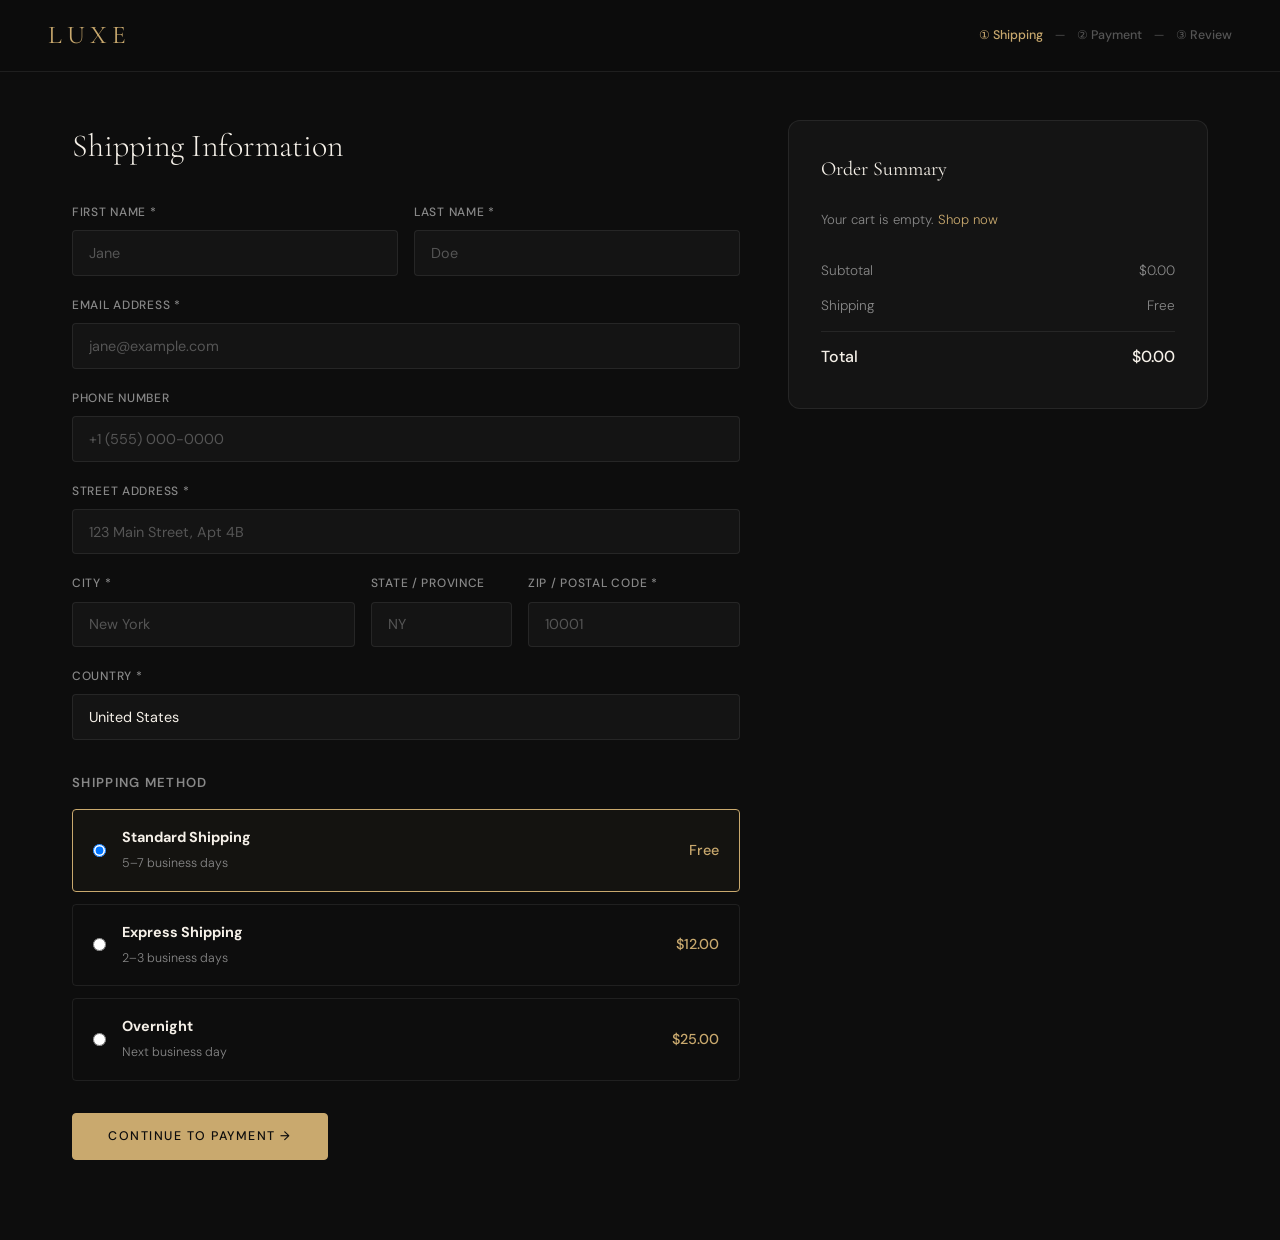
<file: ecommerce/checkout.html>
<!DOCTYPE html>
<html lang="en">
<head>
  <meta charset="UTF-8"/>
  <meta name="viewport" content="width=device-width, initial-scale=1.0"/>
  <title>Checkout — LUXE</title>
  <link rel="preconnect" href="https://fonts.googleapis.com">
  <link href="https://fonts.googleapis.com/css2?family=Cormorant+Garamond:ital,wght@0,300;0,400;0,600;1,300;1,400&family=DM+Sans:wght@300;400;500&display=swap" rel="stylesheet">
  <link rel="stylesheet" href="static/css/main.css">
</head>
<body>

<nav class="navbar checkout-nav">
  <div class="nav-left">
    <a href="index.html" class="nav-logo">LUXE</a>
  </div>
  <div class="checkout-steps" id="checkoutSteps">
    <span class="step active" data-step="1">① Shipping</span>
    <span class="step-divider">—</span>
    <span class="step" data-step="2">② Payment</span>
    <span class="step-divider">—</span>
    <span class="step" data-step="3">③ Review</span>
  </div>
</nav>

<div class="checkout-page">
  <div class="checkout-main">

    <!-- STEP 1: SHIPPING -->
    <div class="checkout-step" id="step1">
      <h2 class="step-title">Shipping Information</h2>
      <form id="shippingForm" novalidate>
        <div class="form-row-2">
          <div class="form-field">
            <label>First Name *</label>
            <input type="text" id="shipFirst" placeholder="Jane" required/>
          </div>
          <div class="form-field">
            <label>Last Name *</label>
            <input type="text" id="shipLast" placeholder="Doe" required/>
          </div>
        </div>
        <div class="form-field">
          <label>Email Address *</label>
          <input type="email" id="shipEmail" placeholder="jane@example.com" required/>
        </div>
        <div class="form-field">
          <label>Phone Number</label>
          <input type="tel" id="shipPhone" placeholder="+1 (555) 000-0000"/>
        </div>
        <div class="form-field">
          <label>Street Address *</label>
          <input type="text" id="shipAddr" placeholder="123 Main Street, Apt 4B" required/>
        </div>
        <div class="form-row-3">
          <div class="form-field">
            <label>City *</label>
            <input type="text" id="shipCity" placeholder="New York" required/>
          </div>
          <div class="form-field">
            <label>State / Province</label>
            <input type="text" id="shipState" placeholder="NY"/>
          </div>
          <div class="form-field">
            <label>ZIP / Postal Code *</label>
            <input type="text" id="shipZip" placeholder="10001" required/>
          </div>
        </div>
        <div class="form-field">
          <label>Country *</label>
          <select id="shipCountry">
            <option value="US">United States</option>
            <option value="CA">Canada</option>
            <option value="GB">United Kingdom</option>
            <option value="AU">Australia</option>
            <option value="IN">India</option>
            <option value="DE">Germany</option>
            <option value="FR">France</option>
          </select>
        </div>

        <h3 class="subsection-title">Shipping Method</h3>
        <div class="shipping-options">
          <label class="shipping-option selected">
            <input type="radio" name="shipping" value="standard" checked/>
            <div class="option-info">
              <strong>Standard Shipping</strong>
              <span>5–7 business days</span>
            </div>
            <span class="option-price">Free</span>
          </label>
          <label class="shipping-option">
            <input type="radio" name="shipping" value="express"/>
            <div class="option-info">
              <strong>Express Shipping</strong>
              <span>2–3 business days</span>
            </div>
            <span class="option-price">$12.00</span>
          </label>
          <label class="shipping-option">
            <input type="radio" name="shipping" value="overnight"/>
            <div class="option-info">
              <strong>Overnight</strong>
              <span>Next business day</span>
            </div>
            <span class="option-price">$25.00</span>
          </label>
        </div>

        <button type="button" class="btn-primary" id="toStep2">Continue to Payment →</button>
      </form>
    </div>

    <!-- STEP 2: PAYMENT -->
    <div class="checkout-step hidden" id="step2">
      <h2 class="step-title">Payment Details</h2>
      <form id="paymentForm" novalidate>
        <div class="form-field">
          <label>Name on Card *</label>
          <input type="text" id="cardName" placeholder="Jane Doe" required/>
        </div>
        <div class="form-field">
          <label>Card Number *</label>
          <div class="card-input-wrap">
            <input type="text" id="cardNumber" placeholder="4242 4242 4242 4242" maxlength="19" required/>
            <div class="card-icons">
              <span class="card-icon" id="cardVisa">VISA</span>
              <span class="card-icon" id="cardMC">MC</span>
            </div>
          </div>
        </div>
        <div class="form-row-2">
          <div class="form-field">
            <label>Expiry Date *</label>
            <input type="text" id="cardExpiry" placeholder="MM / YY" maxlength="7" required/>
          </div>
          <div class="form-field">
            <label>CVV *</label>
            <input type="text" id="cardCVV" placeholder="123" maxlength="4" required/>
          </div>
        </div>

        <div class="secure-badge">
          <svg width="14" height="14" viewBox="0 0 24 24" fill="none" stroke="currentColor" stroke-width="2"><rect x="3" y="11" width="18" height="11" rx="2" ry="2"/><path d="M7 11V7a5 5 0 0 1 10 0v4"/></svg>
          Your payment is protected by 256-bit SSL encryption
        </div>

        <div class="form-field">
          <label>Promo Code</label>
          <div class="promo-wrap">
            <input type="text" id="promoCode" placeholder="Enter code (try LUXE10)"/>
            <button type="button" class="btn-ghost small" id="applyPromo">Apply</button>
          </div>
          <span class="promo-msg" id="promoMsg"></span>
        </div>

        <div class="btn-row">
          <button type="button" class="btn-ghost" id="backToStep1">← Back</button>
          <button type="button" class="btn-primary" id="toStep3">Review Order →</button>
        </div>
      </form>
    </div>

    <!-- STEP 3: REVIEW -->
    <div class="checkout-step hidden" id="step3">
      <h2 class="step-title">Review Your Order</h2>
      <div id="reviewContent"></div>
      <div class="btn-row">
        <button type="button" class="btn-ghost" id="backToStep2">← Back</button>
        <button type="button" class="btn-primary" id="placeOrder">Place Order</button>
      </div>
    </div>

    <!-- SUCCESS -->
    <div class="checkout-step hidden" id="stepSuccess">
      <div class="success-screen">
        <div class="success-icon">✓</div>
        <h2>Order Confirmed!</h2>
        <p>Thank you for your purchase. Your order <strong id="orderNumber"></strong> has been placed successfully.</p>
        <p>A confirmation email will be sent to <strong id="orderEmail"></strong>.</p>
        <div class="success-actions">
          <a href="index.html" class="btn-primary">Continue Shopping</a>
        </div>
      </div>
    </div>

  </div>

  <!-- ORDER SUMMARY SIDEBAR -->
  <aside class="checkout-sidebar">
    <h3>Order Summary</h3>
    <div class="checkout-cart-items" id="checkoutCartItems"></div>
    <div class="checkout-totals" id="checkoutTotals">
      <div class="summary-row"><span>Subtotal</span><span id="summarySubtotal">$0.00</span></div>
      <div class="summary-row"><span>Shipping</span><span id="summaryShipping">Free</span></div>
      <div class="summary-row discount hidden" id="discountRow"><span>Discount</span><span id="summaryDiscount"></span></div>
      <div class="summary-row total"><span>Total</span><span id="summaryTotal">$0.00</span></div>
    </div>
  </aside>
</div>

<script src="static/js/data.js"></script>
<script src="static/js/cart.js"></script>
<script src="static/js/checkout.js"></script>
</body>
</html>
</file>
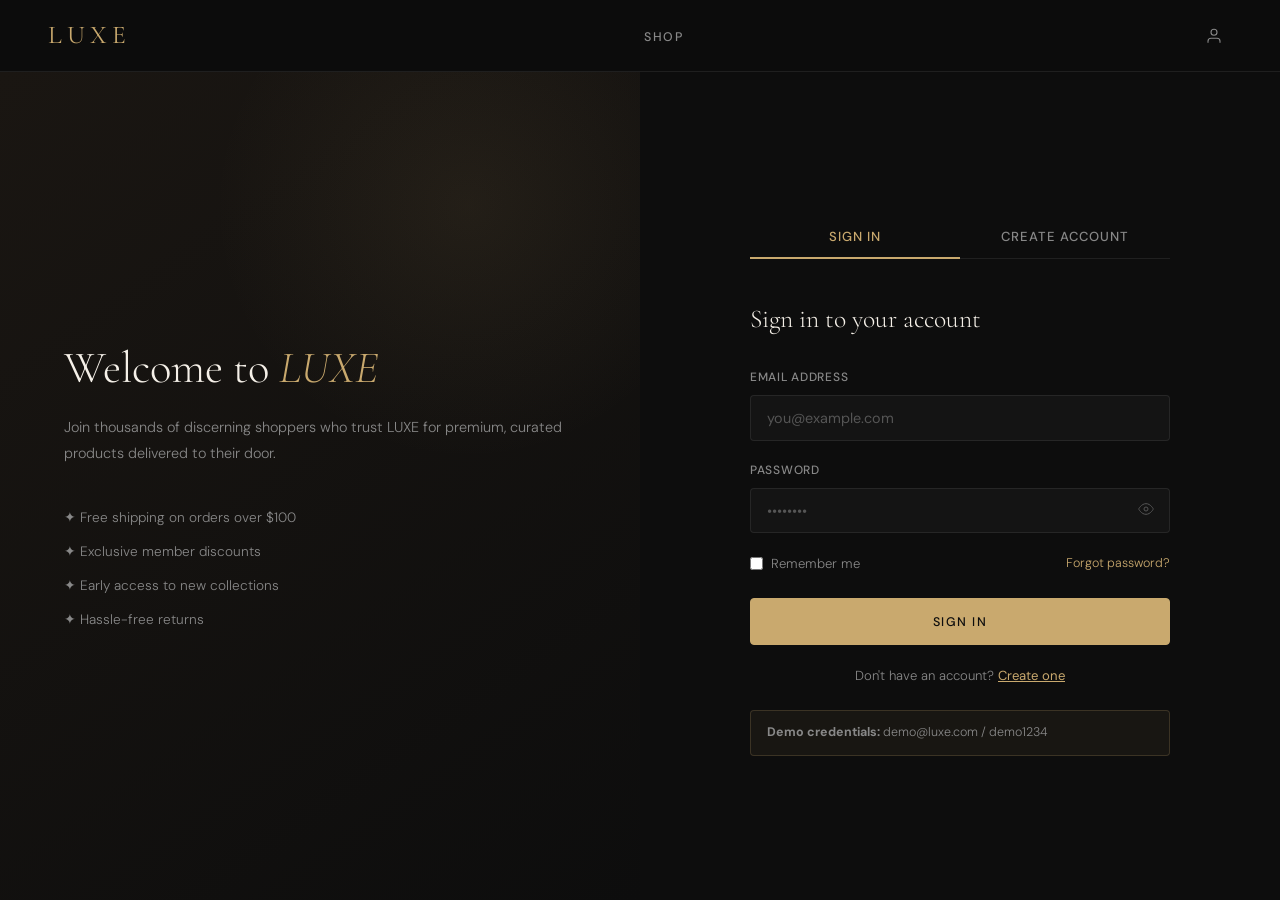
<file: ecommerce/login.html>
<!DOCTYPE html>
<html lang="en">
<head>
  <meta charset="UTF-8"/>
  <meta name="viewport" content="width=device-width, initial-scale=1.0"/>
  <title>Account — LUXE</title>
  <link rel="preconnect" href="https://fonts.googleapis.com">
  <link href="https://fonts.googleapis.com/css2?family=Cormorant+Garamond:ital,wght@0,300;0,400;0,600;1,300;1,400&family=DM+Sans:wght@300;400;500&display=swap" rel="stylesheet">
  <link rel="stylesheet" href="static/css/main.css">
</head>
<body>

<nav class="navbar">
  <div class="nav-left">
    <a href="index.html" class="nav-logo">LUXE</a>
  </div>
  <ul class="nav-links">
    <li><a href="index.html">Shop</a></li>
  </ul>
  <div class="nav-right">
    <a href="login.html" class="icon-btn">
      <svg width="18" height="18" viewBox="0 0 24 24" fill="none" stroke="currentColor" stroke-width="1.5"><path d="M20 21v-2a4 4 0 0 0-4-4H8a4 4 0 0 0-4 4v2"/><circle cx="12" cy="7" r="4"/></svg>
    </a>
  </div>
</nav>

<div class="auth-page">
  <div class="auth-visual">
    <div class="auth-visual-inner">
      <h2>Welcome to <em>LUXE</em></h2>
      <p>Join thousands of discerning shoppers who trust LUXE for premium, curated products delivered to their door.</p>
      <ul class="auth-perks">
        <li>✦ Free shipping on orders over $100</li>
        <li>✦ Exclusive member discounts</li>
        <li>✦ Early access to new collections</li>
        <li>✦ Hassle-free returns</li>
      </ul>
    </div>
  </div>

  <div class="auth-form-panel">
    <div class="auth-tabs">
      <button class="auth-tab active" id="loginTab">Sign In</button>
      <button class="auth-tab" id="registerTab">Create Account</button>
    </div>

    <!-- LOGIN FORM -->
    <form class="auth-form" id="loginForm" novalidate>
      <h3>Sign in to your account</h3>

      <div class="field-group" id="loginMsg" style="display:none"></div>

      <div class="form-field">
        <label for="loginEmail">Email address</label>
        <input type="email" id="loginEmail" placeholder="you@example.com" required/>
        <span class="field-error" id="loginEmailErr"></span>
      </div>
      <div class="form-field">
        <label for="loginPassword">Password</label>
        <div class="input-wrap">
          <input type="password" id="loginPassword" placeholder="••••••••" required/>
          <button type="button" class="eye-btn" id="toggleLoginPwd">
            <svg width="16" height="16" viewBox="0 0 24 24" fill="none" stroke="currentColor" stroke-width="1.5"><path d="M1 12s4-8 11-8 11 8 11 8-4 8-11 8-11-8-11-8z"/><circle cx="12" cy="12" r="3"/></svg>
          </button>
        </div>
        <span class="field-error" id="loginPwdErr"></span>
      </div>
      <div class="form-row">
        <label class="checkbox-label">
          <input type="checkbox" id="rememberMe"/> Remember me
        </label>
        <a href="#" class="forgot-link">Forgot password?</a>
      </div>
      <button type="submit" class="btn-primary full" id="loginSubmit">Sign In</button>
      <p class="auth-alt">Don't have an account? <button type="button" class="link-btn" id="goRegister">Create one</button></p>

      <div class="auth-demo-hint">
        <strong>Demo credentials:</strong> demo@luxe.com / demo1234
      </div>
    </form>

    <!-- REGISTER FORM -->
    <form class="auth-form hidden" id="registerForm" novalidate>
      <h3>Create your account</h3>

      <div class="field-group" id="registerMsg" style="display:none"></div>

      <div class="form-row-2">
        <div class="form-field">
          <label for="regFirst">First name</label>
          <input type="text" id="regFirst" placeholder="Jane" required/>
          <span class="field-error" id="regFirstErr"></span>
        </div>
        <div class="form-field">
          <label for="regLast">Last name</label>
          <input type="text" id="regLast" placeholder="Doe" required/>
        </div>
      </div>
      <div class="form-field">
        <label for="regEmail">Email address</label>
        <input type="email" id="regEmail" placeholder="you@example.com" required/>
        <span class="field-error" id="regEmailErr"></span>
      </div>
      <div class="form-field">
        <label for="regPassword">Password</label>
        <div class="input-wrap">
          <input type="password" id="regPassword" placeholder="Min. 8 characters" required/>
          <button type="button" class="eye-btn" id="toggleRegPwd">
            <svg width="16" height="16" viewBox="0 0 24 24" fill="none" stroke="currentColor" stroke-width="1.5"><path d="M1 12s4-8 11-8 11 8 11 8-4 8-11 8-11-8-11-8z"/><circle cx="12" cy="12" r="3"/></svg>
          </button>
        </div>
        <div class="pw-strength" id="pwStrength">
          <div class="pw-bar" id="pwBar"></div>
        </div>
        <span class="field-error" id="regPwdErr"></span>
      </div>
      <div class="form-field">
        <label for="regConfirm">Confirm password</label>
        <input type="password" id="regConfirm" placeholder="••••••••" required/>
        <span class="field-error" id="regConfirmErr"></span>
      </div>
      <label class="checkbox-label">
        <input type="checkbox" id="agreeTerms" required/>
        I agree to the <a href="#">Terms of Service</a> and <a href="#">Privacy Policy</a>
      </label>
      <button type="submit" class="btn-primary full" id="registerSubmit">Create Account</button>
      <p class="auth-alt">Already have an account? <button type="button" class="link-btn" id="goLogin">Sign in</button></p>
    </form>
  </div>
</div>

<script src="static/js/auth.js"></script>
</body>
</html>
</file>
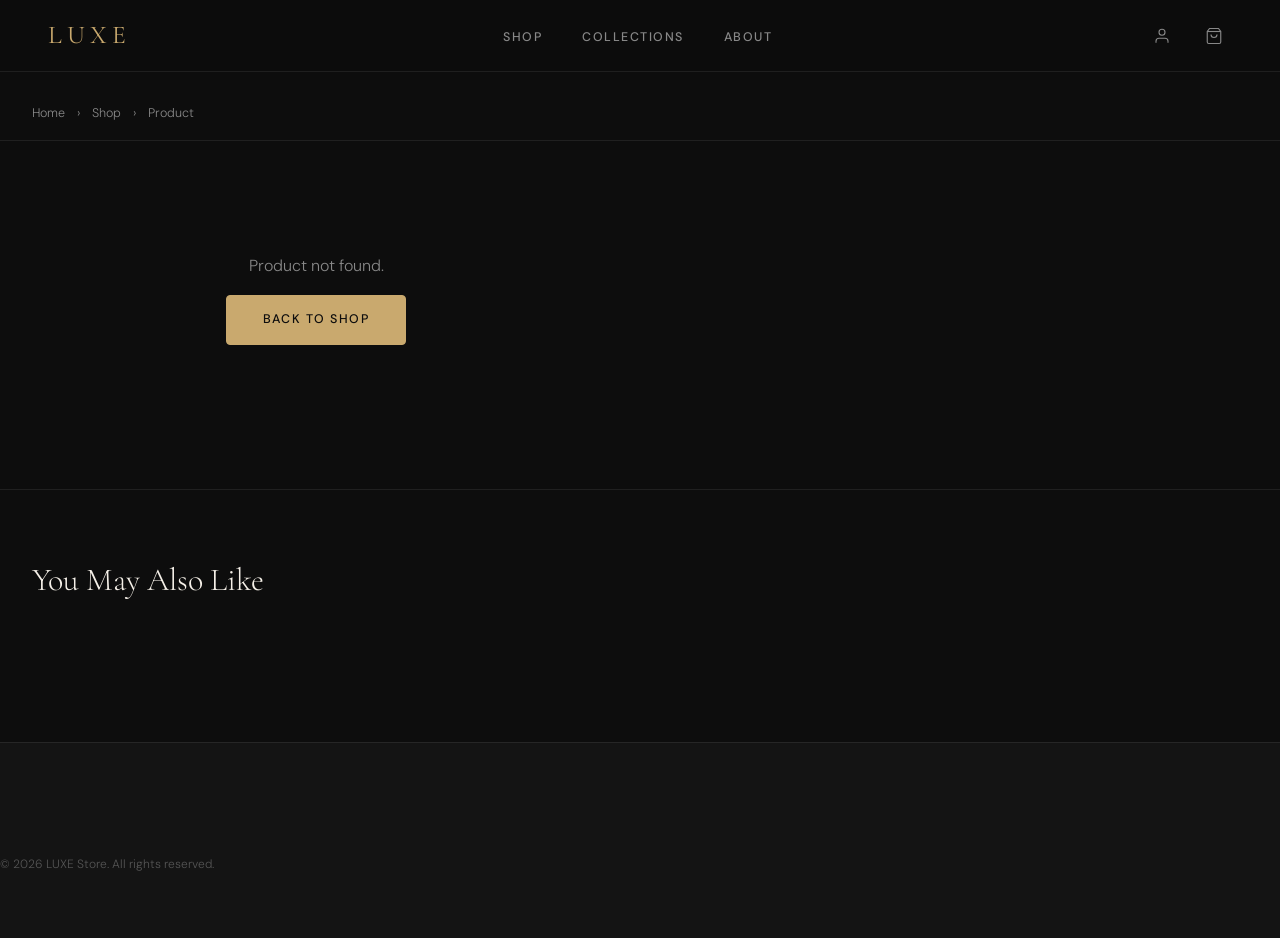
<file: ecommerce/product.html>
<!DOCTYPE html>
<html lang="en">
<head>
  <meta charset="UTF-8"/>
  <meta name="viewport" content="width=device-width, initial-scale=1.0"/>
  <title>Product — LUXE</title>
  <link rel="preconnect" href="https://fonts.googleapis.com">
  <link href="https://fonts.googleapis.com/css2?family=Cormorant+Garamond:ital,wght@0,300;0,400;0,600;1,300;1,400&family=DM+Sans:wght@300;400;500&display=swap" rel="stylesheet">
  <link rel="stylesheet" href="static/css/main.css">
</head>
<body>

<nav class="navbar" id="navbar">
  <div class="nav-left">
    <a href="index.html" class="nav-logo">LUXE</a>
  </div>
  <ul class="nav-links">
    <li><a href="index.html">Shop</a></li>
    <li><a href="index.html#collections">Collections</a></li>
    <li><a href="index.html#about">About</a></li>
  </ul>
  <div class="nav-right">
    <a href="login.html" class="icon-btn" title="Account">
      <svg width="18" height="18" viewBox="0 0 24 24" fill="none" stroke="currentColor" stroke-width="1.5"><path d="M20 21v-2a4 4 0 0 0-4-4H8a4 4 0 0 0-4 4v2"/><circle cx="12" cy="7" r="4"/></svg>
    </a>
    <button class="icon-btn cart-icon" id="cartBtn" title="Cart">
      <svg width="18" height="18" viewBox="0 0 24 24" fill="none" stroke="currentColor" stroke-width="1.5"><path d="M6 2 3 6v14a2 2 0 0 0 2 2h14a2 2 0 0 0 2-2V6l-3-4z"/><line x1="3" y1="6" x2="21" y2="6"/><path d="M16 10a4 4 0 0 1-8 0"/></svg>
      <span class="cart-badge" id="cartCount">0</span>
    </button>
  </div>
</nav>

<div class="cart-overlay" id="cartOverlay"></div>
<aside class="cart-sidebar" id="cartSidebar">
  <div class="cart-header">
    <h3>Your Cart</h3>
    <button class="close-cart" id="closeCart">✕</button>
  </div>
  <div class="cart-items" id="cartItems">
    <div class="empty-cart">
      <svg width="48" height="48" viewBox="0 0 24 24" fill="none" stroke="currentColor" stroke-width="1"><path d="M6 2 3 6v14a2 2 0 0 0 2 2h14a2 2 0 0 0 2-2V6l-3-4z"/></svg>
      <p>Your cart is empty</p>
    </div>
  </div>
  <div class="cart-footer" id="cartFooter" style="display:none">
    <div class="cart-summary">
      <div class="summary-row"><span>Subtotal</span><span id="cartSubtotal">$0.00</span></div>
      <div class="summary-row"><span>Shipping</span><span>Free</span></div>
      <div class="summary-row total"><span>Total</span><span id="cartTotal">$0.00</span></div>
    </div>
    <a href="checkout.html" class="btn-primary full">Proceed to Checkout</a>
    <button class="btn-ghost full" id="continueShopping">Continue Shopping</button>
  </div>
</aside>

<div class="toast" id="toast"></div>

<!-- BREADCRUMB -->
<div class="breadcrumb-bar">
  <div class="container">
    <nav class="breadcrumb">
      <a href="index.html">Home</a>
      <span>›</span>
      <a href="index.html">Shop</a>
      <span>›</span>
      <span id="breadcrumbName">Product</span>
    </nav>
  </div>
</div>

<!-- PRODUCT DETAIL -->
<section class="product-detail-section">
  <div class="container">
    <div class="product-detail" id="productDetail">
      <!-- Injected by JS -->
    </div>
  </div>
</section>

<!-- RELATED PRODUCTS -->
<section class="related-section">
  <div class="container">
    <h2 class="related-title">You May Also Like</h2>
    <div class="product-grid" id="relatedGrid"></div>
  </div>
</section>

<footer class="footer">
  <div class="footer-bottom" style="border-top:none; padding:2rem 0;">
    <p>© 2026 LUXE Store. All rights reserved.</p>
  </div>
</footer>

<script src="static/js/data.js"></script>
<script src="static/js/cart.js"></script>
<script src="static/js/product.js"></script>
</body>
</html>
</file>
<file: ecommerce/static/css/main.css>
/* ==============================
   LUXE E-Commerce — Main Styles
   ============================== */

:root {
  --bg: #0d0d0d;
  --bg2: #141414;
  --bg3: #1c1c1c;
  --border: rgba(255,255,255,0.08);
  --text: #f5f0e8;
  --text-muted: #888;
  --text-dim: #555;
  --accent: #c9a96e;
  --accent-dark: #a8843a;
  --accent-light: #e8d5a3;
  --white: #ffffff;
  --red: #e05454;
  --green: #4caf7d;
  --radius: 4px;
  --radius-lg: 12px;
  --shadow: 0 4px 24px rgba(0,0,0,0.5);
  --font-display: 'Cormorant Garamond', serif;
  --font-body: 'DM Sans', sans-serif;
  --nav-h: 72px;
  --transition: 0.3s cubic-bezier(0.4, 0, 0.2, 1);
}

*, *::before, *::after { box-sizing: border-box; margin: 0; padding: 0; }

html { scroll-behavior: smooth; font-size: 16px; }

body {
  background: var(--bg);
  color: var(--text);
  font-family: var(--font-body);
  font-weight: 300;
  line-height: 1.6;
  -webkit-font-smoothing: antialiased;
  overflow-x: hidden;
}

a { color: inherit; text-decoration: none; }
button { cursor: pointer; border: none; background: none; font-family: inherit; }
input, select, textarea { font-family: inherit; }
img { max-width: 100%; display: block; }
ul { list-style: none; }

.container {
  max-width: 1280px;
  margin: 0 auto;
  padding: 0 2rem;
}

/* ===== NAVBAR ===== */
.navbar {
  position: fixed;
  top: 0; left: 0; right: 0;
  z-index: 1000;
  height: var(--nav-h);
  display: flex;
  align-items: center;
  justify-content: space-between;
  padding: 0 3rem;
  background: rgba(13,13,13,0.85);
  backdrop-filter: blur(20px);
  border-bottom: 1px solid var(--border);
  transition: var(--transition);
}

.navbar.scrolled {
  background: rgba(13,13,13,0.98);
  box-shadow: 0 2px 30px rgba(0,0,0,0.4);
}

.nav-logo {
  font-family: var(--font-display);
  font-size: 1.6rem;
  font-weight: 400;
  letter-spacing: 0.2em;
  color: var(--accent);
}

.nav-links {
  display: flex;
  gap: 2.5rem;
}

.nav-links a {
  font-size: 0.78rem;
  font-weight: 500;
  letter-spacing: 0.12em;
  text-transform: uppercase;
  color: var(--text-muted);
  transition: color var(--transition);
  position: relative;
}

.nav-links a::after {
  content: '';
  position: absolute;
  bottom: -4px; left: 0; right: 0;
  height: 1px;
  background: var(--accent);
  transform: scaleX(0);
  transition: transform var(--transition);
}

.nav-links a:hover, .nav-links a.active {
  color: var(--text);
}

.nav-links a:hover::after, .nav-links a.active::after {
  transform: scaleX(1);
}

.nav-right {
  display: flex;
  align-items: center;
  gap: 1rem;
}

.icon-btn {
  display: flex;
  align-items: center;
  justify-content: center;
  width: 36px; height: 36px;
  border-radius: 50%;
  color: var(--text-muted);
  transition: all var(--transition);
  position: relative;
}

.icon-btn:hover { color: var(--text); background: var(--bg3); }

.cart-badge {
  position: absolute;
  top: -4px; right: -4px;
  min-width: 18px; height: 18px;
  background: var(--accent);
  color: var(--bg);
  font-size: 0.65rem;
  font-weight: 700;
  border-radius: 50%;
  display: flex;
  align-items: center;
  justify-content: center;
  opacity: 0;
  transform: scale(0);
  transition: all var(--transition);
}

.cart-badge.show {
  opacity: 1;
  transform: scale(1);
}

/* ===== SEARCH OVERLAY ===== */
.search-overlay {
  position: fixed;
  inset: 0;
  z-index: 2000;
  background: rgba(0,0,0,0.9);
  display: flex;
  align-items: center;
  justify-content: center;
  opacity: 0;
  pointer-events: none;
  transition: opacity var(--transition);
}

.search-overlay.open {
  opacity: 1;
  pointer-events: all;
}

.search-box {
  display: flex;
  align-items: center;
  gap: 1rem;
  width: 100%;
  max-width: 600px;
  padding: 0 2rem;
}

.search-box input {
  flex: 1;
  background: none;
  border: none;
  border-bottom: 2px solid var(--accent);
  color: var(--text);
  font-size: 1.8rem;
  font-family: var(--font-display);
  padding: 0.5rem 0;
  outline: none;
}

.search-box button {
  color: var(--text-muted);
  font-size: 1.5rem;
  padding: 0.5rem;
}

/* ===== HERO ===== */
.hero {
  position: relative;
  height: 100vh;
  min-height: 600px;
  display: flex;
  align-items: center;
  overflow: hidden;
}

.hero-bg {
  position: absolute;
  inset: 0;
  background: 
    radial-gradient(ellipse at 70% 50%, rgba(201,169,110,0.06) 0%, transparent 60%),
    radial-gradient(ellipse at 20% 80%, rgba(201,169,110,0.04) 0%, transparent 50%),
    linear-gradient(135deg, #0d0d0d 0%, #1a1612 50%, #0d0d0d 100%);
}

.hero-bg::before {
  content: '';
  position: absolute;
  inset: 0;
  background-image: 
    repeating-linear-gradient(
      0deg,
      transparent,
      transparent 60px,
      rgba(255,255,255,0.012) 60px,
      rgba(255,255,255,0.012) 61px
    ),
    repeating-linear-gradient(
      90deg,
      transparent,
      transparent 60px,
      rgba(255,255,255,0.012) 60px,
      rgba(255,255,255,0.012) 61px
    );
}

.hero-content {
  position: relative;
  z-index: 2;
  padding: 0 3rem;
  animation: heroFadeUp 1.2s ease forwards;
}

@keyframes heroFadeUp {
  from { opacity: 0; transform: translateY(40px); }
  to { opacity: 1; transform: translateY(0); }
}

.hero-eyebrow {
  font-size: 0.72rem;
  letter-spacing: 0.3em;
  text-transform: uppercase;
  color: var(--accent);
  margin-bottom: 1.5rem;
  font-weight: 500;
}

.hero-title {
  font-family: var(--font-display);
  font-size: clamp(3.5rem, 8vw, 7rem);
  font-weight: 300;
  line-height: 1.05;
  color: var(--text);
  margin-bottom: 1.5rem;
}

.hero-title em {
  font-style: italic;
  color: var(--accent);
}

.hero-sub {
  font-size: 0.95rem;
  color: var(--text-muted);
  max-width: 400px;
  margin-bottom: 2.5rem;
  line-height: 1.8;
}

.hero-scroll-hint {
  position: absolute;
  bottom: 3rem;
  left: 50%;
  transform: translateX(-50%);
  display: flex;
  flex-direction: column;
  align-items: center;
  gap: 0.75rem;
  font-size: 0.65rem;
  letter-spacing: 0.2em;
  text-transform: uppercase;
  color: var(--text-dim);
  animation: float 3s ease-in-out infinite;
}

@keyframes float {
  0%, 100% { transform: translateX(-50%) translateY(0); }
  50% { transform: translateX(-50%) translateY(-8px); }
}

.scroll-line {
  width: 1px;
  height: 40px;
  background: linear-gradient(to bottom, var(--accent), transparent);
}

/* ===== BUTTONS ===== */
.btn-primary {
  display: inline-flex;
  align-items: center;
  gap: 0.5rem;
  padding: 0.9rem 2.2rem;
  background: var(--accent);
  color: var(--bg);
  font-size: 0.78rem;
  font-weight: 500;
  letter-spacing: 0.12em;
  text-transform: uppercase;
  border-radius: var(--radius);
  transition: all var(--transition);
  border: 1px solid var(--accent);
}

.btn-primary:hover {
  background: var(--accent-light);
  border-color: var(--accent-light);
  transform: translateY(-1px);
  box-shadow: 0 8px 24px rgba(201,169,110,0.25);
}

.btn-primary.full { width: 100%; justify-content: center; }

.btn-ghost {
  display: inline-flex;
  align-items: center;
  gap: 0.5rem;
  padding: 0.9rem 2.2rem;
  background: transparent;
  color: var(--text);
  font-size: 0.78rem;
  font-weight: 500;
  letter-spacing: 0.12em;
  text-transform: uppercase;
  border-radius: var(--radius);
  border: 1px solid var(--border);
  transition: all var(--transition);
}

.btn-ghost:hover {
  border-color: var(--accent);
  color: var(--accent);
}

.btn-ghost.full { width: 100%; justify-content: center; }
.btn-ghost.small { padding: 0.6rem 1.2rem; font-size: 0.72rem; }

/* ===== FILTER SECTION ===== */
.filter-section {
  padding: 6rem 0 4rem;
}

.section-header {
  display: flex;
  align-items: center;
  justify-content: space-between;
  margin-bottom: 2rem;
  flex-wrap: wrap;
  gap: 1.5rem;
}

.section-header h2 {
  font-family: var(--font-display);
  font-size: 2.5rem;
  font-weight: 300;
}

.filter-pills {
  display: flex;
  gap: 0.5rem;
  flex-wrap: wrap;
}

.pill {
  padding: 0.5rem 1.2rem;
  font-size: 0.75rem;
  font-weight: 500;
  letter-spacing: 0.08em;
  text-transform: uppercase;
  border: 1px solid var(--border);
  border-radius: 100px;
  color: var(--text-muted);
  transition: all var(--transition);
}

.pill:hover { border-color: var(--accent); color: var(--accent); }

.pill.active {
  background: var(--accent);
  border-color: var(--accent);
  color: var(--bg);
}

.sort-bar {
  display: flex;
  justify-content: space-between;
  align-items: center;
  margin-bottom: 2rem;
  padding-bottom: 1rem;
  border-bottom: 1px solid var(--border);
}

.result-count {
  font-size: 0.82rem;
  color: var(--text-muted);
}

.sort-select {
  background: var(--bg2);
  border: 1px solid var(--border);
  color: var(--text);
  padding: 0.5rem 1rem;
  border-radius: var(--radius);
  font-size: 0.82rem;
  outline: none;
  cursor: pointer;
}

/* ===== PRODUCT GRID ===== */
.product-grid {
  display: grid;
  grid-template-columns: repeat(auto-fill, minmax(280px, 1fr));
  gap: 2rem;
}

.product-card {
  background: var(--bg2);
  border: 1px solid var(--border);
  border-radius: var(--radius-lg);
  overflow: hidden;
  transition: all var(--transition);
  animation: cardFadeIn 0.5s ease forwards;
  opacity: 0;
}

@keyframes cardFadeIn {
  from { opacity: 0; transform: translateY(20px); }
  to { opacity: 1; transform: translateY(0); }
}

.product-card:hover {
  border-color: rgba(201,169,110,0.3);
  transform: translateY(-4px);
  box-shadow: 0 20px 40px rgba(0,0,0,0.4);
}

.product-image-wrap {
  position: relative;
  aspect-ratio: 3/4;
  overflow: hidden;
  background: var(--bg3);
  cursor: pointer;
}

.product-img {
  width: 100%;
  height: 100%;
  object-fit: cover;
  transition: transform 0.6s ease;
}

.product-card:hover .product-img {
  transform: scale(1.05);
}

.product-badge {
  position: absolute;
  top: 1rem; left: 1rem;
  padding: 0.3rem 0.7rem;
  font-size: 0.65rem;
  font-weight: 600;
  letter-spacing: 0.1em;
  text-transform: uppercase;
  border-radius: 100px;
}

.badge-new { background: var(--accent); color: var(--bg); }
.badge-sale { background: var(--red); color: white; }
.badge-hot { background: #ff7043; color: white; }

.product-wishlist {
  position: absolute;
  top: 1rem; right: 1rem;
  width: 34px; height: 34px;
  background: rgba(13,13,13,0.7);
  border-radius: 50%;
  display: flex;
  align-items: center;
  justify-content: center;
  color: var(--text-muted);
  transition: all var(--transition);
  backdrop-filter: blur(8px);
  opacity: 0;
}

.product-card:hover .product-wishlist { opacity: 1; }
.product-wishlist:hover { background: var(--red); color: white; }
.product-wishlist.active { background: var(--red); color: white; opacity: 1; }

.quick-add-btn {
  position: absolute;
  bottom: 0; left: 0; right: 0;
  background: rgba(201,169,110,0.95);
  color: var(--bg);
  font-size: 0.72rem;
  font-weight: 600;
  letter-spacing: 0.15em;
  text-transform: uppercase;
  padding: 0.9rem;
  transform: translateY(100%);
  transition: transform var(--transition);
  backdrop-filter: blur(8px);
}

.product-card:hover .quick-add-btn { transform: translateY(0); }

.product-info {
  padding: 1.25rem;
}

.product-category {
  font-size: 0.65rem;
  letter-spacing: 0.15em;
  text-transform: uppercase;
  color: var(--accent);
  margin-bottom: 0.4rem;
  font-weight: 500;
}

.product-name {
  font-family: var(--font-display);
  font-size: 1.1rem;
  font-weight: 400;
  margin-bottom: 0.5rem;
  line-height: 1.3;
  cursor: pointer;
}

.product-name:hover { color: var(--accent); }

.product-rating {
  display: flex;
  align-items: center;
  gap: 0.4rem;
  margin-bottom: 0.75rem;
}

.stars {
  color: var(--accent);
  font-size: 0.7rem;
  letter-spacing: 1px;
}

.rating-count {
  font-size: 0.72rem;
  color: var(--text-dim);
}

.product-price {
  display: flex;
  align-items: center;
  gap: 0.75rem;
}

.price-current {
  font-size: 1.1rem;
  font-weight: 500;
  color: var(--text);
}

.price-original {
  font-size: 0.9rem;
  color: var(--text-dim);
  text-decoration: line-through;
}

.price-save {
  font-size: 0.7rem;
  color: var(--red);
  font-weight: 600;
}

/* ===== CART SIDEBAR ===== */
.cart-overlay {
  position: fixed;
  inset: 0;
  background: rgba(0,0,0,0.6);
  z-index: 1100;
  opacity: 0;
  pointer-events: none;
  backdrop-filter: blur(4px);
  transition: opacity var(--transition);
}

.cart-overlay.open { opacity: 1; pointer-events: all; }

.cart-sidebar {
  position: fixed;
  top: 0; right: 0;
  width: 100%;
  max-width: 420px;
  height: 100vh;
  background: var(--bg2);
  border-left: 1px solid var(--border);
  z-index: 1200;
  transform: translateX(100%);
  transition: transform var(--transition);
  display: flex;
  flex-direction: column;
}

.cart-sidebar.open { transform: translateX(0); }

.cart-header {
  display: flex;
  align-items: center;
  justify-content: space-between;
  padding: 1.5rem 2rem;
  border-bottom: 1px solid var(--border);
}

.cart-header h3 {
  font-family: var(--font-display);
  font-size: 1.4rem;
  font-weight: 400;
}

.close-cart {
  color: var(--text-muted);
  font-size: 1.1rem;
  padding: 0.25rem;
  transition: color var(--transition);
}

.close-cart:hover { color: var(--text); }

.cart-items {
  flex: 1;
  overflow-y: auto;
  padding: 1rem 2rem;
  scrollbar-width: thin;
  scrollbar-color: var(--bg3) transparent;
}

.empty-cart {
  display: flex;
  flex-direction: column;
  align-items: center;
  justify-content: center;
  gap: 1rem;
  height: 100%;
  color: var(--text-dim);
  padding: 3rem 0;
}

.cart-item {
  display: flex;
  gap: 1rem;
  padding: 1.25rem 0;
  border-bottom: 1px solid var(--border);
  animation: slideIn 0.3s ease;
}

@keyframes slideIn {
  from { opacity: 0; transform: translateX(20px); }
  to { opacity: 1; transform: translateX(0); }
}

.cart-item-img {
  width: 70px;
  height: 90px;
  object-fit: cover;
  border-radius: 4px;
  background: var(--bg3);
}

.cart-item-details {
  flex: 1;
  min-width: 0;
}

.cart-item-name {
  font-family: var(--font-display);
  font-size: 0.95rem;
  margin-bottom: 0.25rem;
  white-space: nowrap;
  overflow: hidden;
  text-overflow: ellipsis;
}

.cart-item-meta {
  font-size: 0.72rem;
  color: var(--text-muted);
  margin-bottom: 0.75rem;
}

.cart-item-controls {
  display: flex;
  align-items: center;
  gap: 0.75rem;
}

.qty-btn {
  width: 26px; height: 26px;
  border: 1px solid var(--border);
  border-radius: 4px;
  display: flex;
  align-items: center;
  justify-content: center;
  color: var(--text);
  font-size: 1rem;
  transition: all var(--transition);
}

.qty-btn:hover { border-color: var(--accent); color: var(--accent); }

.qty-value {
  font-size: 0.85rem;
  min-width: 20px;
  text-align: center;
}

.cart-item-price {
  font-size: 0.9rem;
  font-weight: 500;
  align-self: flex-start;
  padding-top: 0.25rem;
}

.remove-item {
  color: var(--text-dim);
  font-size: 0.75rem;
  transition: color var(--transition);
}

.remove-item:hover { color: var(--red); }

.cart-footer {
  padding: 1.5rem 2rem;
  border-top: 1px solid var(--border);
  background: var(--bg);
}

.cart-summary { margin-bottom: 1.25rem; }

.summary-row {
  display: flex;
  justify-content: space-between;
  align-items: center;
  padding: 0.4rem 0;
  font-size: 0.85rem;
  color: var(--text-muted);
}

.summary-row.total {
  font-size: 1rem;
  color: var(--text);
  font-weight: 500;
  padding-top: 0.75rem;
  margin-top: 0.5rem;
  border-top: 1px solid var(--border);
}

/* ===== TOAST ===== */
.toast {
  position: fixed;
  bottom: 2rem;
  left: 50%;
  transform: translateX(-50%) translateY(100px);
  background: var(--bg3);
  border: 1px solid var(--border);
  border-radius: 100px;
  padding: 0.75rem 1.75rem;
  font-size: 0.82rem;
  color: var(--text);
  z-index: 3000;
  transition: transform var(--transition);
  white-space: nowrap;
}

.toast.show { transform: translateX(-50%) translateY(0); }
.toast.success { border-color: var(--green); color: var(--green); }
.toast.error { border-color: var(--red); color: var(--red); }

/* ===== BREADCRUMB ===== */
.breadcrumb-bar {
  padding: calc(var(--nav-h) + 2rem) 0 1rem;
  border-bottom: 1px solid var(--border);
}

.breadcrumb {
  display: flex;
  align-items: center;
  gap: 0.75rem;
  font-size: 0.78rem;
  color: var(--text-muted);
}

.breadcrumb a:hover { color: var(--accent); }

/* ===== PRODUCT DETAIL ===== */
.product-detail-section { padding: 3rem 0 5rem; }

.product-detail {
  display: grid;
  grid-template-columns: 1fr 1fr;
  gap: 5rem;
  align-items: start;
}

.product-gallery {
  position: sticky;
  top: calc(var(--nav-h) + 2rem);
}

.main-image-wrap {
  aspect-ratio: 3/4;
  background: var(--bg2);
  border-radius: var(--radius-lg);
  overflow: hidden;
  margin-bottom: 1rem;
  cursor: zoom-in;
}

.main-image-wrap img {
  width: 100%;
  height: 100%;
  object-fit: cover;
  transition: transform 0.5s ease;
}

.main-image-wrap:hover img { transform: scale(1.03); }

.gallery-thumbs {
  display: grid;
  grid-template-columns: repeat(4, 1fr);
  gap: 0.75rem;
}

.thumb-wrap {
  aspect-ratio: 3/4;
  background: var(--bg2);
  border-radius: 6px;
  overflow: hidden;
  cursor: pointer;
  border: 2px solid transparent;
  transition: border-color var(--transition);
}

.thumb-wrap.active { border-color: var(--accent); }
.thumb-wrap img { width: 100%; height: 100%; object-fit: cover; }

.detail-info {}

.detail-category {
  font-size: 0.7rem;
  letter-spacing: 0.2em;
  text-transform: uppercase;
  color: var(--accent);
  margin-bottom: 0.75rem;
  font-weight: 500;
}

.detail-name {
  font-family: var(--font-display);
  font-size: 2.5rem;
  font-weight: 300;
  line-height: 1.15;
  margin-bottom: 1rem;
}

.detail-rating {
  display: flex;
  align-items: center;
  gap: 1rem;
  margin-bottom: 1.5rem;
}

.review-count { font-size: 0.8rem; color: var(--text-muted); cursor: pointer; }
.review-count:hover { color: var(--accent); }

.detail-price {
  display: flex;
  align-items: baseline;
  gap: 1rem;
  margin-bottom: 2rem;
  padding-bottom: 2rem;
  border-bottom: 1px solid var(--border);
}

.detail-price-current {
  font-size: 2rem;
  font-weight: 500;
}

.detail-price-original {
  font-size: 1.2rem;
  color: var(--text-dim);
  text-decoration: line-through;
}

.detail-option-label {
  font-size: 0.78rem;
  font-weight: 500;
  letter-spacing: 0.08em;
  text-transform: uppercase;
  color: var(--text-muted);
  margin-bottom: 0.75rem;
}

.size-options {
  display: flex;
  gap: 0.5rem;
  flex-wrap: wrap;
  margin-bottom: 2rem;
}

.size-btn {
  min-width: 48px;
  height: 48px;
  border: 1px solid var(--border);
  border-radius: 4px;
  font-size: 0.82rem;
  font-weight: 500;
  color: var(--text-muted);
  transition: all var(--transition);
  padding: 0 0.75rem;
}

.size-btn:hover { border-color: var(--text); color: var(--text); }
.size-btn.selected { border-color: var(--accent); color: var(--accent); background: rgba(201,169,110,0.08); }
.size-btn.unavailable { opacity: 0.3; cursor: not-allowed; text-decoration: line-through; }

.color-options {
  display: flex;
  gap: 0.75rem;
  margin-bottom: 2rem;
}

.color-swatch {
  width: 32px; height: 32px;
  border-radius: 50%;
  border: 2px solid transparent;
  cursor: pointer;
  transition: all var(--transition);
  box-shadow: inset 0 0 0 1px rgba(255,255,255,0.1);
}

.color-swatch:hover, .color-swatch.selected {
  border-color: var(--accent);
  transform: scale(1.1);
}

.qty-selector {
  display: flex;
  align-items: center;
  gap: 0;
  border: 1px solid var(--border);
  border-radius: var(--radius);
  overflow: hidden;
  width: fit-content;
  margin-bottom: 1.5rem;
}

.qty-selector .qty-btn {
  width: 44px; height: 44px;
  border: none;
  border-radius: 0;
}

.qty-selector .qty-value {
  padding: 0 1.25rem;
  font-size: 1rem;
  min-width: 60px;
  text-align: center;
}

.add-to-cart-btn {
  width: 100%;
  margin-bottom: 1rem;
}

.wishlist-btn {
  width: 100%;
  display: flex;
  align-items: center;
  justify-content: center;
  gap: 0.5rem;
  padding: 0.9rem;
  border: 1px solid var(--border);
  border-radius: var(--radius);
  color: var(--text-muted);
  font-size: 0.78rem;
  font-weight: 500;
  letter-spacing: 0.08em;
  text-transform: uppercase;
  transition: all var(--transition);
  margin-bottom: 2rem;
}

.wishlist-btn:hover { border-color: var(--red); color: var(--red); }

.detail-features {
  margin-bottom: 2rem;
}

.feature-item {
  display: flex;
  align-items: center;
  gap: 0.75rem;
  padding: 0.75rem 0;
  border-bottom: 1px solid var(--border);
  font-size: 0.85rem;
  color: var(--text-muted);
}

.feature-item svg { color: var(--accent); flex-shrink: 0; }

.detail-accordion {}
.accordion-item { border-bottom: 1px solid var(--border); }

.accordion-header {
  display: flex;
  justify-content: space-between;
  align-items: center;
  padding: 1rem 0;
  cursor: pointer;
  font-size: 0.85rem;
  font-weight: 500;
  letter-spacing: 0.06em;
  text-transform: uppercase;
  transition: color var(--transition);
}

.accordion-header:hover { color: var(--accent); }

.accordion-arrow { transition: transform var(--transition); color: var(--text-muted); }
.accordion-item.open .accordion-arrow { transform: rotate(180deg); }

.accordion-body {
  max-height: 0;
  overflow: hidden;
  transition: max-height var(--transition);
}

.accordion-item.open .accordion-body { max-height: 500px; }

.accordion-body p {
  padding: 0 0 1.25rem;
  font-size: 0.85rem;
  color: var(--text-muted);
  line-height: 1.8;
}

/* ===== RELATED PRODUCTS ===== */
.related-section {
  padding: 4rem 0 6rem;
  border-top: 1px solid var(--border);
}

.related-title {
  font-family: var(--font-display);
  font-size: 2rem;
  font-weight: 300;
  margin-bottom: 2.5rem;
}

/* ===== AUTH PAGE ===== */
.auth-page {
  min-height: 100vh;
  display: grid;
  grid-template-columns: 1fr 1fr;
  padding-top: var(--nav-h);
}

.auth-visual {
  background: linear-gradient(145deg, #1a1612 0%, #0d0d0d 100%);
  position: relative;
  overflow: hidden;
  display: flex;
  align-items: center;
  padding: 4rem;
}

.auth-visual::before {
  content: '';
  position: absolute;
  top: -20%; right: -20%;
  width: 600px; height: 600px;
  background: radial-gradient(circle, rgba(201,169,110,0.08) 0%, transparent 60%);
  pointer-events: none;
}

.auth-visual-inner { position: relative; z-index: 1; }

.auth-visual h2 {
  font-family: var(--font-display);
  font-size: 2.8rem;
  font-weight: 300;
  margin-bottom: 1.25rem;
  line-height: 1.2;
}

.auth-visual h2 em { font-style: italic; color: var(--accent); }

.auth-visual p {
  color: var(--text-muted);
  line-height: 1.8;
  margin-bottom: 2.5rem;
  font-size: 0.9rem;
}

.auth-perks {
  display: flex;
  flex-direction: column;
  gap: 0.75rem;
}

.auth-perks li {
  font-size: 0.85rem;
  color: var(--text-muted);
}

.auth-perks li span { color: var(--accent); }

.auth-form-panel {
  background: var(--bg);
  display: flex;
  flex-direction: column;
  align-items: center;
  justify-content: center;
  padding: 4rem 3rem;
}

.auth-tabs {
  display: flex;
  border-bottom: 1px solid var(--border);
  margin-bottom: 2.5rem;
  width: 100%;
  max-width: 420px;
}

.auth-tab {
  flex: 1;
  padding: 0.75rem;
  font-size: 0.82rem;
  font-weight: 500;
  letter-spacing: 0.08em;
  text-transform: uppercase;
  color: var(--text-muted);
  border-bottom: 2px solid transparent;
  transition: all var(--transition);
  margin-bottom: -1px;
}

.auth-tab.active { color: var(--accent); border-color: var(--accent); }

.auth-form {
  width: 100%;
  max-width: 420px;
}

.auth-form.hidden { display: none; }

.auth-form h3 {
  font-family: var(--font-display);
  font-size: 1.6rem;
  font-weight: 300;
  margin-bottom: 1.75rem;
}

.form-field {
  margin-bottom: 1.25rem;
}

.form-field label {
  display: block;
  font-size: 0.75rem;
  font-weight: 500;
  letter-spacing: 0.06em;
  text-transform: uppercase;
  color: var(--text-muted);
  margin-bottom: 0.5rem;
}

.form-field input,
.form-field select,
.form-field textarea {
  width: 100%;
  background: var(--bg2);
  border: 1px solid var(--border);
  border-radius: var(--radius);
  color: var(--text);
  padding: 0.8rem 1rem;
  font-size: 0.9rem;
  outline: none;
  transition: border-color var(--transition);
  -webkit-appearance: none;
}

.form-field input::placeholder { color: var(--text-dim); }

.form-field input:focus,
.form-field select:focus {
  border-color: var(--accent);
}

.form-field input.error { border-color: var(--red); }

.field-error {
  display: block;
  font-size: 0.72rem;
  color: var(--red);
  margin-top: 0.35rem;
}

.input-wrap {
  position: relative;
}

.input-wrap input { padding-right: 3rem; }

.eye-btn {
  position: absolute;
  right: 0.75rem;
  top: 50%;
  transform: translateY(-50%);
  color: var(--text-dim);
  padding: 0.25rem;
  transition: color var(--transition);
}

.eye-btn:hover { color: var(--text); }

.form-row {
  display: flex;
  align-items: center;
  justify-content: space-between;
  margin-bottom: 1.5rem;
}

.form-row-2 {
  display: grid;
  grid-template-columns: 1fr 1fr;
  gap: 1rem;
}

.form-row-3 {
  display: grid;
  grid-template-columns: 2fr 1fr 1.5fr;
  gap: 1rem;
}

.checkbox-label {
  display: flex;
  align-items: center;
  gap: 0.5rem;
  font-size: 0.82rem;
  color: var(--text-muted);
  cursor: pointer;
}

.checkbox-label input { width: auto; }

.checkbox-label a { color: var(--accent); }

.forgot-link {
  font-size: 0.78rem;
  color: var(--accent);
}

.forgot-link:hover { color: var(--accent-light); }

.auth-alt {
  text-align: center;
  font-size: 0.82rem;
  color: var(--text-muted);
  margin-top: 1.25rem;
}

.link-btn {
  color: var(--accent);
  font-size: inherit;
  text-decoration: underline;
  background: none;
  border: none;
  cursor: pointer;
}

.auth-demo-hint {
  margin-top: 1.5rem;
  padding: 0.75rem 1rem;
  background: rgba(201,169,110,0.06);
  border: 1px solid rgba(201,169,110,0.2);
  border-radius: var(--radius);
  font-size: 0.78rem;
  color: var(--text-muted);
}

.pw-strength {
  margin-top: 0.5rem;
  height: 3px;
  background: var(--bg3);
  border-radius: 100px;
  overflow: hidden;
}

.pw-bar {
  height: 100%;
  width: 0%;
  border-radius: 100px;
  transition: all var(--transition);
  background: var(--red);
}

.field-group {
  padding: 0.75rem 1rem;
  border-radius: var(--radius);
  font-size: 0.82rem;
  margin-bottom: 1rem;
}

.field-group.success { background: rgba(76,175,125,0.1); color: var(--green); border: 1px solid rgba(76,175,125,0.3); }
.field-group.error { background: rgba(224,84,84,0.1); color: var(--red); border: 1px solid rgba(224,84,84,0.3); }

/* ===== CHECKOUT ===== */
.checkout-nav {
  justify-content: space-between;
}

.checkout-steps {
  display: flex;
  align-items: center;
  gap: 0.75rem;
  font-size: 0.78rem;
  color: var(--text-dim);
}

.checkout-steps .step { font-weight: 500; transition: color var(--transition); }
.checkout-steps .step.active { color: var(--accent); }
.checkout-steps .step.done { color: var(--text-muted); }
.step-divider { color: var(--text-dim); }

.checkout-page {
  display: grid;
  grid-template-columns: 1fr 420px;
  gap: 3rem;
  max-width: 1200px;
  margin: 0 auto;
  padding: calc(var(--nav-h) + 3rem) 2rem 5rem;
  align-items: start;
}

.checkout-step { }
.checkout-step.hidden { display: none; }

.step-title {
  font-family: var(--font-display);
  font-size: 2rem;
  font-weight: 300;
  margin-bottom: 2rem;
}

.subsection-title {
  font-size: 0.82rem;
  font-weight: 600;
  letter-spacing: 0.1em;
  text-transform: uppercase;
  color: var(--text-muted);
  margin: 2rem 0 1rem;
}

.shipping-options {
  display: flex;
  flex-direction: column;
  gap: 0.75rem;
  margin-bottom: 2rem;
}

.shipping-option {
  display: flex;
  align-items: center;
  gap: 1rem;
  padding: 1rem 1.25rem;
  border: 1px solid var(--border);
  border-radius: var(--radius);
  cursor: pointer;
  transition: all var(--transition);
}

.shipping-option:hover { border-color: rgba(201,169,110,0.4); }
.shipping-option.selected { border-color: var(--accent); background: rgba(201,169,110,0.04); }
.shipping-option input { width: auto; }

.option-info { flex: 1; }
.option-info strong { display: block; font-size: 0.9rem; }
.option-info span { font-size: 0.78rem; color: var(--text-muted); }
.option-price { font-size: 0.9rem; font-weight: 500; color: var(--accent); }

.secure-badge {
  display: flex;
  align-items: center;
  gap: 0.5rem;
  font-size: 0.75rem;
  color: var(--text-dim);
  margin: 1rem 0 1.5rem;
}

.secure-badge svg { color: var(--green); }

.card-input-wrap { position: relative; }

.card-icons {
  position: absolute;
  right: 0.75rem;
  top: 50%;
  transform: translateY(-50%);
  display: flex;
  gap: 0.35rem;
}

.card-icon {
  font-size: 0.6rem;
  font-weight: 700;
  padding: 0.2rem 0.4rem;
  border: 1px solid var(--border);
  border-radius: 3px;
  color: var(--text-dim);
  letter-spacing: 0.05em;
  transition: all var(--transition);
}

.card-icon.active { color: var(--accent); border-color: var(--accent); }

.promo-wrap {
  display: flex;
  gap: 0.5rem;
}

.promo-msg { margin-top: 0.35rem; font-size: 0.78rem; }
.promo-msg.success { color: var(--green); }
.promo-msg.error { color: var(--red); }

.btn-row {
  display: flex;
  gap: 1rem;
  margin-top: 1.5rem;
}

/* Checkout Sidebar */
.checkout-sidebar {
  position: sticky;
  top: calc(var(--nav-h) + 2rem);
  background: var(--bg2);
  border: 1px solid var(--border);
  border-radius: var(--radius-lg);
  padding: 2rem;
}

.checkout-sidebar h3 {
  font-family: var(--font-display);
  font-size: 1.25rem;
  font-weight: 400;
  margin-bottom: 1.5rem;
}

.checkout-cart-items {
  margin-bottom: 1.5rem;
  max-height: 350px;
  overflow-y: auto;
  scrollbar-width: thin;
  scrollbar-color: var(--bg3) transparent;
}

.checkout-item {
  display: flex;
  gap: 0.75rem;
  padding: 0.75rem 0;
  border-bottom: 1px solid var(--border);
}

.checkout-item img {
  width: 56px;
  height: 72px;
  object-fit: cover;
  border-radius: 4px;
  background: var(--bg3);
}

.checkout-item-info { flex: 1; }
.checkout-item-info .name { font-family: var(--font-display); font-size: 0.9rem; }
.checkout-item-info .meta { font-size: 0.72rem; color: var(--text-muted); margin-top: 0.2rem; }
.checkout-item-price { font-size: 0.85rem; font-weight: 500; }

.checkout-totals .summary-row.discount { color: var(--green); }
.checkout-totals .summary-row.hidden { display: none; }

/* Review Step */
.review-section {
  background: var(--bg2);
  border: 1px solid var(--border);
  border-radius: var(--radius);
  padding: 1.5rem;
  margin-bottom: 1.5rem;
}

.review-section h4 {
  font-size: 0.78rem;
  font-weight: 600;
  letter-spacing: 0.1em;
  text-transform: uppercase;
  color: var(--text-muted);
  margin-bottom: 1rem;
}

.review-row {
  display: flex;
  justify-content: space-between;
  font-size: 0.85rem;
  padding: 0.3rem 0;
}

/* Success */
.success-screen {
  display: flex;
  flex-direction: column;
  align-items: center;
  text-align: center;
  padding: 3rem 0;
  gap: 1.25rem;
}

.success-icon {
  width: 80px; height: 80px;
  background: rgba(76,175,125,0.1);
  border: 2px solid var(--green);
  border-radius: 50%;
  display: flex;
  align-items: center;
  justify-content: center;
  font-size: 2rem;
  color: var(--green);
  animation: successPop 0.5s ease;
}

@keyframes successPop {
  from { transform: scale(0); }
  to { transform: scale(1); }
}

.success-screen h2 {
  font-family: var(--font-display);
  font-size: 2.2rem;
  font-weight: 300;
}

.success-screen p { font-size: 0.9rem; color: var(--text-muted); max-width: 400px; }
.success-actions { margin-top: 1rem; }

/* ===== FOOTER ===== */
.footer {
  background: var(--bg2);
  border-top: 1px solid var(--border);
  padding: 5rem 0 2rem;
}

.footer-grid {
  display: grid;
  grid-template-columns: 2fr 1fr 1fr 1fr;
  gap: 4rem;
  max-width: 1280px;
  margin: 0 auto;
  padding: 0 2rem;
  margin-bottom: 4rem;
}

.footer-brand h3 {
  font-family: var(--font-display);
  font-size: 1.8rem;
  font-weight: 400;
  color: var(--accent);
  margin-bottom: 0.75rem;
  letter-spacing: 0.15em;
}

.footer-brand p {
  font-size: 0.82rem;
  color: var(--text-dim);
  line-height: 1.8;
  max-width: 240px;
}

.footer-col h4 {
  font-size: 0.72rem;
  font-weight: 600;
  letter-spacing: 0.15em;
  text-transform: uppercase;
  color: var(--text-muted);
  margin-bottom: 1.25rem;
}

.footer-col ul {
  display: flex;
  flex-direction: column;
  gap: 0.6rem;
}

.footer-col a {
  font-size: 0.85rem;
  color: var(--text-dim);
  transition: color var(--transition);
}

.footer-col a:hover { color: var(--accent); }

.footer-bottom {
  border-top: 1px solid var(--border);
  padding: 2rem;
  display: flex;
  justify-content: space-between;
  font-size: 0.75rem;
  color: var(--text-dim);
  max-width: 1280px;
  margin: 0 auto;
}

/* ===== RESPONSIVE ===== */
@media (max-width: 1024px) {
  .product-detail { grid-template-columns: 1fr; gap: 3rem; }
  .product-gallery { position: static; }
  .checkout-page { grid-template-columns: 1fr; }
  .checkout-sidebar { position: static; }
  .auth-page { grid-template-columns: 1fr; }
  .auth-visual { display: none; }
  .footer-grid { grid-template-columns: 1fr 1fr; gap: 2rem; }
}

@media (max-width: 768px) {
  .navbar { padding: 0 1.5rem; }
  .nav-links { display: none; }
  .hero-content { padding: 0 1.5rem; }
  .filter-section { padding: 4rem 0 2rem; }
  .container { padding: 0 1.5rem; }
  .section-header { flex-direction: column; align-items: flex-start; }
  .product-grid { grid-template-columns: repeat(2, 1fr); gap: 1rem; }
  .footer-grid { grid-template-columns: 1fr; }
  .checkout-steps { display: none; }
  .form-row-2, .form-row-3 { grid-template-columns: 1fr; }
  .cart-sidebar { max-width: 100%; }
  .auth-form-panel { padding: 2rem 1.5rem; }
}

@media (max-width: 480px) {
  .product-grid { grid-template-columns: 1fr; }
  .hero-title { font-size: 3rem; }
}
</file>
